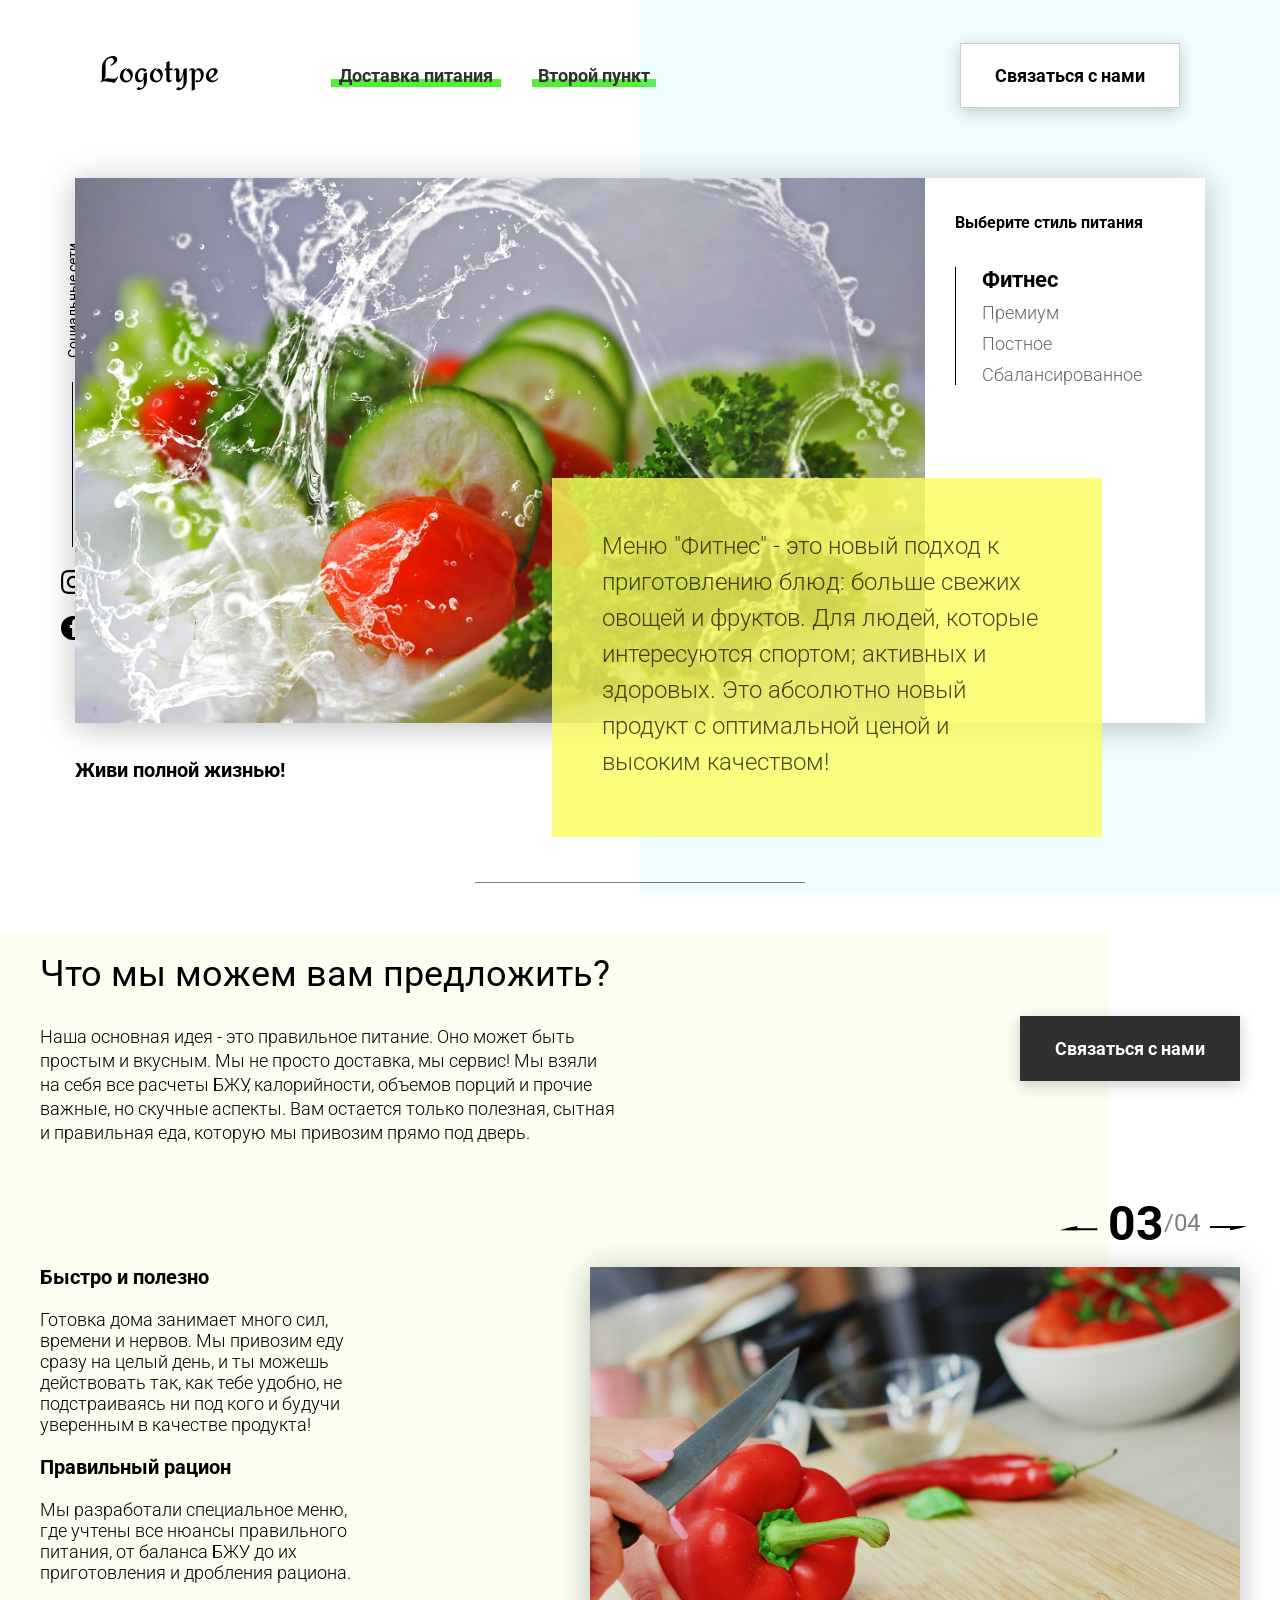
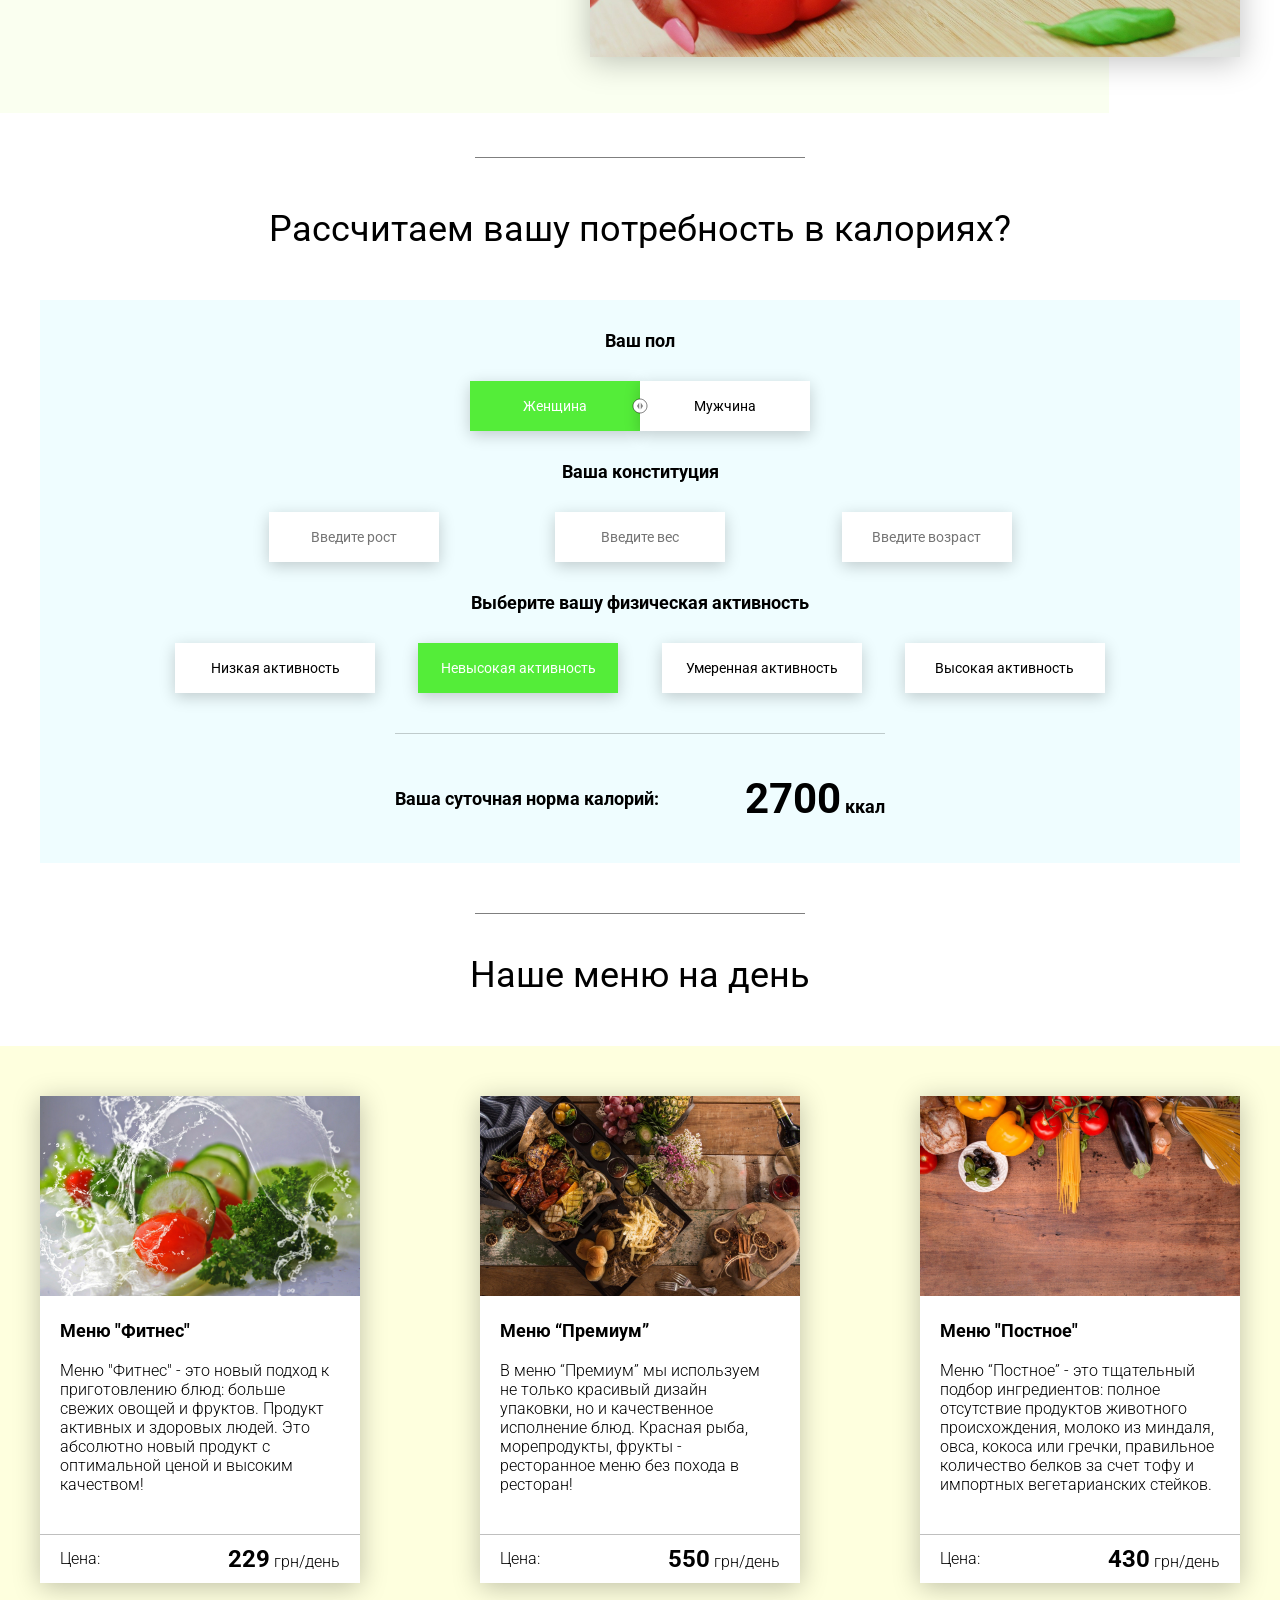
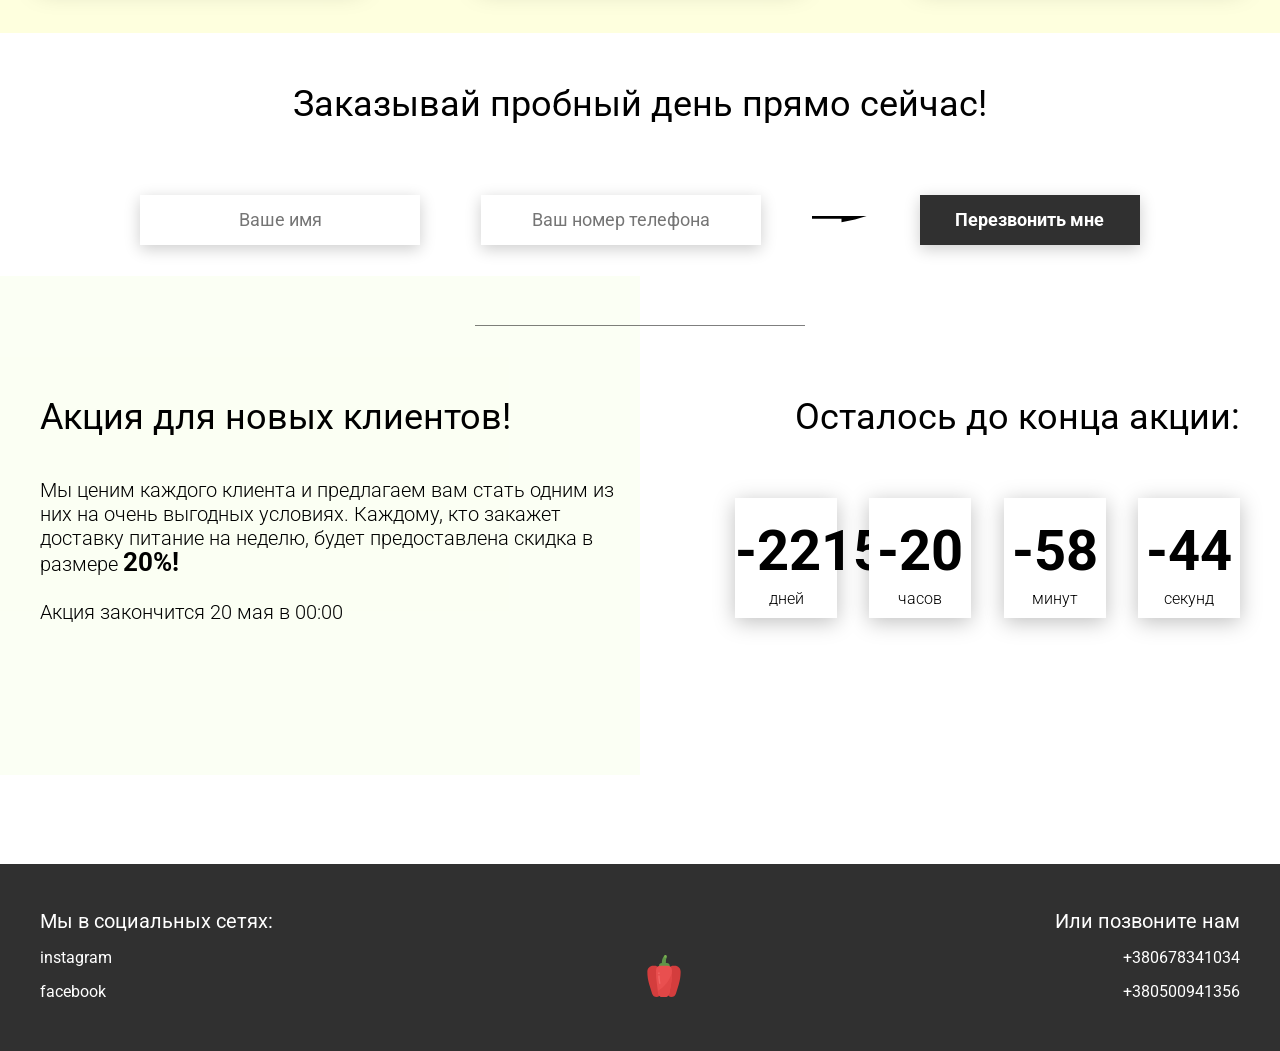
<file: index.html>
<!DOCTYPE html>
<html lang="en">
<head>
    <meta charset="UTF-8">
    <meta name="viewport" content="width=device-width, initial-scale=1.0">
    <title>Food</title>
    <link rel="stylesheet" href="css/style.css">
</head>
<body>
    <header class="header">
        <div class="header__left-block">
            <div class="header__logo">
                <img src="icons/logo.svg" alt="Логотип">
            </div>
            <nav class="header__links">
                <a href="#" class="header__link">Доставка питания</a>
                <a href="#" class="header__link">Второй пункт</a>
            </nav>
        </div>
        <div class="header__right-block">
            <button data-modal class="btn btn_white">Связаться с нами</button>
        </div>
    </header>
    <div class="sidepanel">
        <div class="sidepanel__text"><span>Социальные сети</span></div>
        <div class="sidepanel__divider"></div>
        <a href="#" class="sidepanel__icon">
            <img src="icons/instagram.svg" alt="instagram">
        </a>
        <a href="#" class="sidepanel__icon">
            <img src="icons/facebook.svg" alt="facebook">
        </a>
    </div>

    <div class="preview">
        <div class="bgc_blue"></div>
        <div class="container">
            <div class="tabcontainer">
                <div class="tabcontent">
                    <img src="img/tabs/vegy.jpg" alt="vegy">
                    <div class="tabcontent__descr">
                        Меню "Фитнес" - это новый подход к приготовлению блюд: больше свежих овощей и фруктов. Для людей, которые интересуются спортом; активных и здоровых. Это абсолютно новый продукт с оптимальной ценой и высоким качеством!
                    </div>
                </div>
                 <div class="tabcontent">
                    <img src="img/tabs/elite.jpg" alt="elite">
                    <div class="tabcontent__descr">
                        Меню “Премиум” - мы используем не только красивый дизайн упаковки, но и качественное исполнение блюд. Красная рыба, морепродукты, фрукты - ресторанное меню без похода в ресторан!                                     
                    </div>
                </div>
                 <div class="tabcontent">
                    <img src="img/tabs/post.jpg" alt="post">
                    <div class="tabcontent__descr">
                        Наше специальное “Постное меню” - это тщательный подбор ингредиентов: полное отсутствие продуктов животного происхождения. Полная гармония с собой и природой в каждом элементе! Все будет Ом!                                     
                    </div>
                </div>
                <div class="tabcontent">
                    <img src="img/tabs/vegy.jpg" alt="vegy">
                    <div class="tabcontent__descr">
                        Меню "Сбалансированное" - это соответствие вашего рациона всем научным рекомендациям. Мы тщательно просчитываем вашу потребность в к/б/ж/у и создаем лучшие блюда для вас.
                    </div>
                </div>
                <div class="tabheader">
                    <h3>Выберите стиль питания</h3>
                    <div class="tabheader__items">
                        <div class="tabheader__item tabheader__item_active">Фитнес</div>
                        <div class="tabheader__item">Премиум</div>
                        <div class="tabheader__item">Постное</div>
                        <div class="tabheader__item">Сбалансированное</div>
                    </div>
                </div>
            </div>
            <div class="preview__life">Живи полной жизнью!</div>
        </div>
    </div>

    <div class="divider"></div>

    <div class="offer">
        <div class="bgc_y"></div>
        <div class="container">
            <div class="offer__text">
                <h2 class="title">Что мы можем вам предложить?</h2>
                <div class="offer__descr">
                    Наша основная идея - это правильное питание. Оно может быть простым и вкусным. Мы не просто доставка, мы сервис! Мы взяли на себя все расчеты БЖУ, калорийности, объемов порций и прочие важные, но скучные аспекты. Вам остается только полезная, сытная и правильная еда, которую мы привозим прямо под дверь.
                </div>
            </div>
            <div class="offer__action">
                <button data-modal class="btn btn_dark">Связаться с нами</button>
            </div>
        </div>
        <div class="container">
            <div class="offer__advantages">
                <h2>Быстро и полезно</h2>
                <div class="offer__advantages-text">
                    Готовка дома занимает много сил, времени и нервов. Мы привозим еду сразу на целый день, и ты можешь действовать так, как тебе удобно, не подстраиваясь ни под кого и будучи уверенным в качестве продукта!
                </div>
                <h2>Правильный рацион</h2>
                <div class="offer__advantages-text">
                    Мы разработали специальное меню, где учтены все нюансы правильного питания, от баланса БЖУ до их приготовления и дробления рациона.
                </div>
            </div>
            <div class="offer__slider">
                <div class="offer__slider-counter">
                    <div class="offer__slider-prev">
                        <img src="icons/left.svg" alt="prev">
                    </div>
                    <span id="current">03</span>
                    /
                    <span id="total">04</span>
                    <div class="offer__slider-next">
                        <img src="icons/right.svg" alt="next">
                    </div>
                </div>
                <div class="offer__slider-wrapper">
                    <div class="offer__slide">
                        <img src="img/slider/pepper.jpg" alt="pepper">
                    </div>
                    <!-- <div class="offer__slide">
                        <img src="img/slider/food-12.jpg" alt="food">
                    </div>
                    <div class="offer__slide">
                        <img src="img/slider/olive-oil.jpg" alt="oil">
                    </div>
                    <div class="offer__slide">
                        <img src="img/slider/paprika.jpg" alt="paprika">
                    </div> -->
                </div>
            </div>
        </div>
    </div>

    <div class="divider"></div>

    <div class="calculating">
        <div class="container">
            <h2 class="title">Рассчитаем вашу потребность в калориях?
            </h2>
            <div class="calculating__field">
                <div class="calculating__subtitle">
                    Ваш пол
                </div>
                <div class="calculating__choose" id="gender">
                    <div class="calculating__choose-item calculating__choose-item_active">Женщина</div>
                    <div class="calculating__choose-item">Мужчина</div>
                </div>

                <div class="calculating__subtitle">
                    Ваша конституция
                </div>
                <div class="calculating__choose calculating__choose_medium">
                    <input type="text" id="height" placeholder="Введите рост" class="calculating__choose-item">
                    <input type="text" id="weight" placeholder="Введите вес"  class="calculating__choose-item">
                    <input type="text" id="age" placeholder="Введите возраст" class="calculating__choose-item">
                </div>

                <div class="calculating__subtitle">
                    Выберите вашу физическая активность
                </div>
                <div class="calculating__choose calculating__choose_big">
                    <div id="low" class="calculating__choose-item">Низкая активность </div>
                    <div id="small"  class="calculating__choose-item calculating__choose-item_active">Невысокая активность</div>
                    <div id="medium" class="calculating__choose-item">Умеренная активность</div>
                    <div id="high" class="calculating__choose-item">Высокая активность</div>
                </div>

                <div class="calculating__divider"></div>

                <div class="calculating__total">
                    <div class="calculating__subtitle">
                        Ваша суточная норма калорий:
                    </div>
                    <div class="calculating__result">
                        <span>2700</span> ккал
                    </div>
                </div>
            </div>
        </div>
    </div>

    <div class="divider"></div>

    <div class="menu">
        <h2 class="title">Наше меню на день</h2>

        <div class="menu__field">
            <div class="container">
                <div class="menu__item">
                    <img src="img/tabs/vegy.jpg" alt="vegy">
                    <h3 class="menu__item-subtitle">Меню "Фитнес"</h3>
                    <div class="menu__item-descr">Меню "Фитнес" - это новый подход к приготовлению блюд: больше свежих овощей и фруктов. Продукт активных и здоровых людей. Это абсолютно новый продукт с оптимальной ценой и высоким качеством!</div>
                    <div class="menu__item-divider"></div>
                    <div class="menu__item-price">
                        <div class="menu__item-cost">Цена:</div>
                        <div class="menu__item-total"><span>229</span> грн/день</div>
                    </div>
                </div>
                <div class="menu__item">
                    <img src="img/tabs/elite.jpg" alt="elite">
                    <h3 class="menu__item-subtitle">Меню “Премиум”</h3>
                    <div class="menu__item-descr">В меню “Премиум” мы используем не только красивый дизайн упаковки, но и качественное исполнение блюд. Красная рыба, морепродукты, фрукты - ресторанное меню без похода в ресторан!</div>
                    <div class="menu__item-divider"></div>
                    <div class="menu__item-price">
                        <div class="menu__item-cost">Цена:</div>
                        <div class="menu__item-total"><span>550</span> грн/день</div>
                    </div>
                </div>
                <div class="menu__item">
                    <img src="img/tabs/post.jpg" alt="post">
                    <h3 class="menu__item-subtitle">Меню "Постное"</h3>
                    <div class="menu__item-descr">Меню “Постное” - это тщательный подбор ингредиентов: полное отсутствие продуктов животного происхождения, молоко из миндаля, овса, кокоса или гречки, правильное количество белков за счет тофу и импортных вегетарианских стейков. </div>
                    <div class="menu__item-divider"></div>
                    <div class="menu__item-price">
                        <div class="menu__item-cost">Цена:</div>
                        <div class="menu__item-total"><span>430</span> грн/день</div>
                    </div>
                </div>
            </div>
        </div>
    </div>

    <div class="order">
        <div class="container">
            <div class="title">Заказывай пробный день прямо сейчас!</div>
            <form action="#" class="order__form">
                <input required placeholder="Ваше имя" name="name" type="text" class="order__input">
                <input required placeholder="Ваш номер телефона" name="phone" type="phone" class="order__input">
                <img src="icons/right.svg" alt="right">
                <button class="btn btn_dark btn_min">Перезвонить мне</button>
            </form>
        </div>
    </div>

    <div class="divider"></div>

    <div class="promotion">
        <div class="bgc_y"></div>
        <div class="container">
            <div class="promotion__text">
                <div class="title">Акция для новых клиентов!</div>
                <div class="promotion__descr">
                    Мы ценим каждого клиента и предлагаем вам стать одним из них на очень выгодных условиях. 
                    Каждому, кто закажет доставку питание на неделю, будет предоставлена скидка в размере <span>20%!</span>
                    <br><br>
                    Акция закончится 20 мая в 00:00
                </div>
            </div>
            <div class="promotion__timer">
                <div class="title">Осталось до конца акции:</div>
                <div class="timer">
                    <div class="timer__block">
                        <span id="days">12</span>
                        дней
                    </div>
                    <div class="timer__block">
                        <span id="hours">20</span>
                        часов
                    </div>
                    <div class="timer__block">
                        <span id="minutes">56</span>
                        минут
                    </div>
                    <div class="timer__block">
                        <span id="seconds">20</span>
                        секунд
                    </div>
                </div>
            </div>
        </div>
    </div>

    <footer class="footer">
        <div class="container">
            <div class="social">
                <div class="subtitle">Мы в социальных сетях:</div>
                <a href="#" class="link">instagram</a>
                <a href="#" class="link">facebook</a>
            </div>
            <div class="pepper">
                <img src="icons/veg.svg" alt="pepper">
            </div>
            <div class="call">
                <div class="subtitle">Или позвоните нам</div>
                <a href="#" class="link">+380678341034</a>
                <a href="#" class="link">+380500941356</a>
            </div>
        </div>
    </footer>

    <div class="modal">
        <div class="modal__dialog">
            <div class="modal__content">
                <form action="#">
                    <div data-close class="modal__close">&times;</div>
                    <div class="modal__title">Мы свяжемся с вами как можно быстрее!</div>
                    <input required placeholder="Ваше имя" name="name" type="text" class="modal__input">
                    <input required placeholder="Ваш номер телефона" name="phone" type="phone" class="modal__input">
                    <button class="btn btn_dark btn_min">Перезвонить мне</button>
                </form>
            </div>
        </div>
    </div>
    <script src="js/script.js"></script>
</body>
</html>
</file>
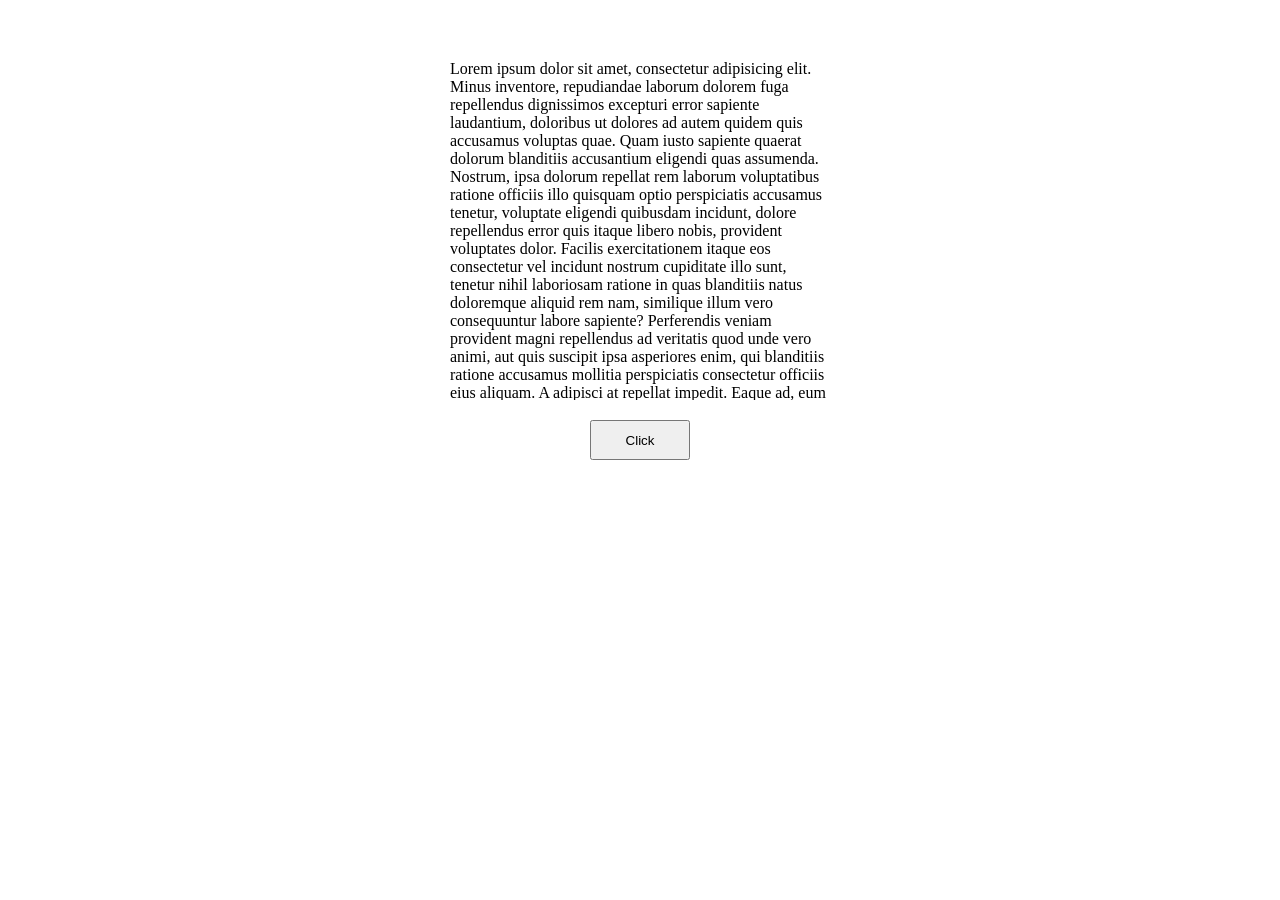
<file: preview/index.html>
<!DOCTYPE html>
<html lang="ru">
  <head>
    <meta charset="utf-8">
    <meta http-equiv="X-UA-Compatible" content="IE=edge">
   	<title>JavaScript</title>
   	<link rel="stylesheet" href="style.css">
  </head>
  <body>
    
    <div class="box">Lorem ipsum dolor sit amet, consectetur adipisicing elit. Minus inventore, repudiandae laborum dolorem fuga repellendus dignissimos excepturi error sapiente laudantium, doloribus ut dolores ad autem quidem quis accusamus voluptas quae. Quam iusto sapiente quaerat dolorum blanditiis accusantium eligendi quas assumenda. Nostrum, ipsa dolorum repellat rem laborum voluptatibus ratione officiis illo quisquam optio perspiciatis accusamus tenetur, voluptate eligendi quibusdam incidunt, dolore repellendus error quis itaque libero nobis, provident voluptates dolor. Facilis exercitationem itaque eos consectetur vel incidunt nostrum cupiditate illo sunt, tenetur nihil laboriosam ratione in quas blanditiis natus doloremque aliquid rem nam, similique illum vero consequuntur labore sapiente? Perferendis veniam provident magni repellendus ad veritatis quod unde vero animi, aut quis suscipit ipsa asperiores enim, qui blanditiis ratione accusamus mollitia perspiciatis consectetur officiis eius aliquam. A adipisci at repellat impedit. Eaque ad, eum laudantium deserunt. Quis error voluptatem tempora quam ducimus aut, architecto odio voluptatum reiciendis. Atque error, deleniti similique non nam ratione. Perferendis, officiis mollitia laboriosam quam, nisi vel obcaecati vero dicta ducimus dolorum quas, excepturi consequatur fugiat sit minima repellendus quia aliquid numquam id autem unde dolorem quaerat odit. Harum eaque dolor dicta, accusantium deserunt eius deleniti nisi quas assumenda consectetur, odit modi exercitationem, officia doloribus quidem perferendis repellendus quos commodi eveniet cum beatae ea molestiae reprehenderit. Facilis, iste corporis earum. Nemo aliquam architecto error facilis amet, nihil sed excepturi necessitatibus rem delectus, omnis ipsa ut temporibus expedita quas natus ipsum fuga eum harum nisi facere cupiditate reiciendis! Id magnam blanditiis eligendi, nulla accusamus magni. Placeat quidem repellat explicabo minus esse numquam velit, accusantium a, cumque aperiam iure alias natus aliquam minima quas possimus assumenda quod, doloremque saepe perspiciatis nulla vero quibusdam voluptates. Nihil, aliquam maiores earum non similique quos? Quos cumque est illum assumenda perspiciatis, obcaecati atque doloribus cum soluta sit qui, deserunt reprehenderit quibusdam ratione odio similique a, quod cupiditate! Accusamus hic minus numquam, repellendus, ullam beatae itaque ad laudantium doloremque dolore error praesentium provident consequuntur consectetur culpa necessitatibus facere. Adipisci dignissimos fugiat consequuntur temporibus magni eius deleniti. Reiciendis, distinctio nesciunt modi repellendus aperiam quia dolore porro, pariatur eos. Ducimus iusto officiis cupiditate, error modi eius, dolores maxime a eaque tenetur? Quae nulla reprehenderit voluptatibus fugit cum distinctio hic libero maiores fugiat, atque amet qui cupiditate pariatur quaerat illo similique sunt doloribus modi reiciendis blanditiis in voluptatem esse. Hic voluptates atque beatae nihil ad perspiciatis repudiandae, consequuntur non nesciunt maiores alias eos odit, officiis inventore eaque aperiam voluptatibus. Fugiat eum esse nam saepe soluta ab accusamus nemo fuga aut, distinctio officia atque. Voluptatibus perspiciatis magni harum incidunt aliquid temporibus quas labore exercitationem. Alias mollitia magnam sequi, totam corrupti temporibus facere praesentium iste velit aliquam minus enim cupiditate rem. Iste molestiae maxime illum non accusantium voluptas blanditiis, quod consectetur, quidem est culpa voluptates obcaecati, ipsum ab natus vitae! Consectetur animi quae tenetur odio repellendus natus tempora ipsa culpa, inventore accusamus ea corporis doloribus id harum voluptatem, praesentium temporibus, explicabo totam mollitia molestiae est iusto vel repellat molestias. Repellat placeat voluptas quaerat eaque, illum dicta rerum numquam sunt!</div>
    <button>Click</button>
	<script src="script.js"></script>
  </body>
</html>
</file>
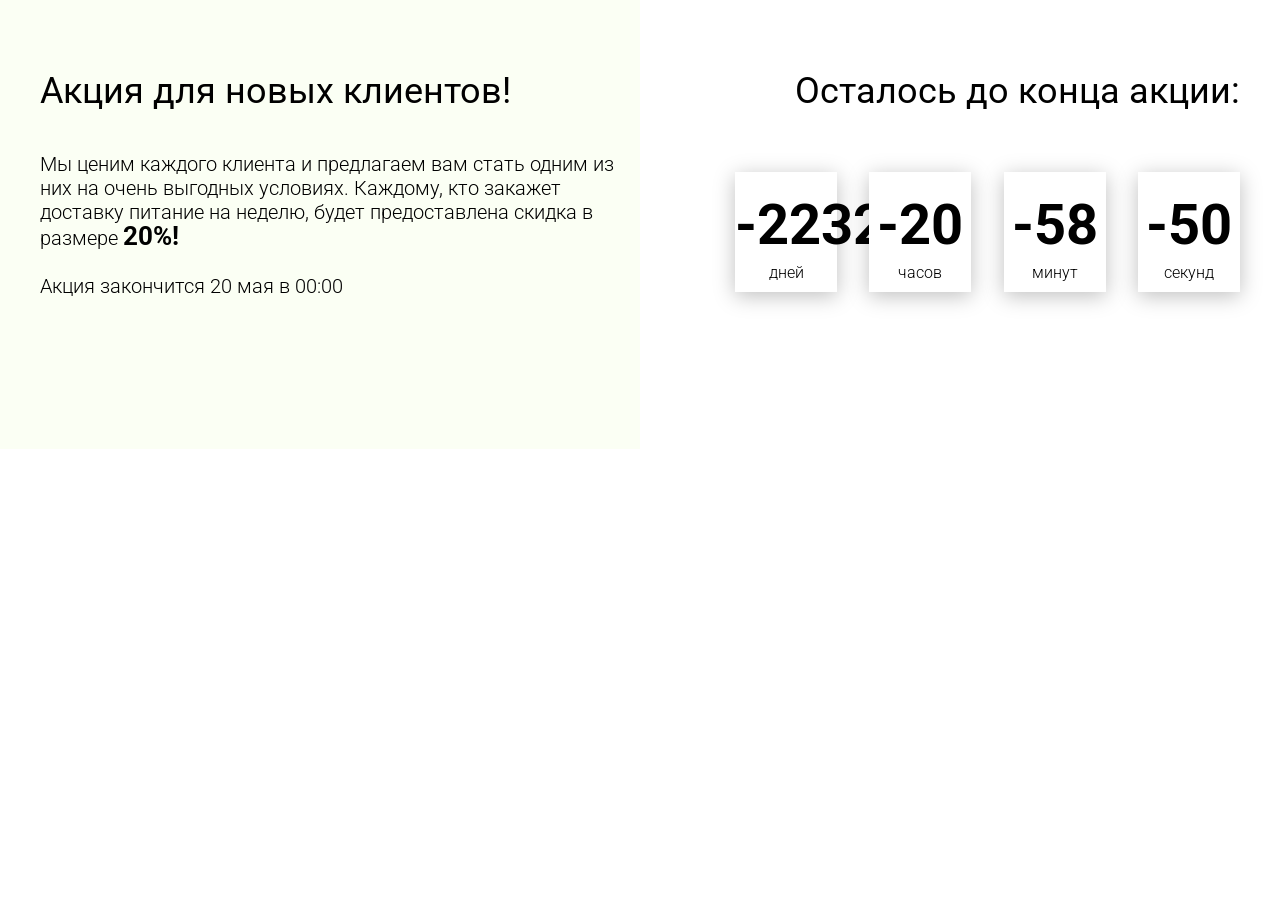
<file: main.html>
<!doctype html>
<html lang="en">
<head>
    <meta charset="UTF-8">
    <meta name="viewport"
          content="width=device-width, user-scalable=no, initial-scale=1.0, maximum-scale=1.0, minimum-scale=1.0">
    <meta http-equiv="X-UA-Compatible" content="ie=edge">
    <title>Document</title>
    <link rel="stylesheet" href="css/style.css">
</head>
<body>
<div class="promotion">
    <div class="bgc_y"></div>
    <div class="container">
        <div class="promotion__text">
            <div class="title">Акция для новых клиентов!</div>
            <div class="promotion__descr">
                Мы ценим каждого клиента и предлагаем вам стать одним из них на очень выгодных условиях.
                Каждому, кто закажет доставку питание на неделю, будет предоставлена скидка в размере <span>20%!</span>
                <br><br>
                Акция закончится 20 мая в 00:00
            </div>
        </div>
        <div class="promotion__timer">
            <div class="title">Осталось до конца акции:</div>
            <div class="timer">
                <div class="timer__block">
                    <span id="days">12</span>
                    дней
                </div>
                <div class="timer__block">
                    <span id="hours">20</span>
                    часов
                </div>
                <div class="timer__block">
                    <span id="minutes">56</span>
                    минут
                </div>
                <div class="timer__block">
                    <span id="seconds">20</span>
                    секунд
                </div>
            </div>
        </div>
    </div>
</div>
<script src="js/main.js"></script>
</body>
</html>
</file>
<file: css/style.css>
@import url(https://fonts.googleapis.com/css?family=Roboto:300,400,700&display=swap&subset=cyrillic-ext);*{box-sizing:border-box;margin:0;padding:0;font-family:Roboto,sans-serif}a{text-decoration:none}.btn{width:220px;height:65px;display:flex;justify-content:center;align-items:center;background-color:#fff;font-size:18px;font-weight:700;border:1px solid rgba(0,0,0,.2);box-shadow:0 4px 15px rgba(0,0,0,.2);cursor:pointer;transition:.3s all;outline:0}.btn_white{background-color:#fff}.btn_dark{background-color:#303030;color:#fff;border:none}.btn_min{height:50px}.btn:hover{box-shadow:0 4px 30px rgba(0,0,0,.3)}.container{max-width:1200px;margin:0 auto}.divider{width:330px;height:1px;margin:0 auto;background-color:rgba(0,0,0,.5)}.title{font-size:36px;font-weight:400}.header{display:flex;justify-content:space-between;align-items:center;height:150px;padding:0 100px}.header__left-block{display:flex;justify-content:space-between;min-width:550px}.header__logo{max-width:170px}.header__logo img{width:100%}.header__links{display:flex;align-items:center}.header__link{position:relative;margin-right:45px;font-weight:700;font-size:18px;color:#303030}.header__link:after{content:'';position:absolute;display:block;width:110%;left:-5%;bottom:-1px;z-index:-1;height:8px;background:#54ed39}.header__link:last-child{margin-right:0}.sidepanel{position:fixed;left:60px;top:240px;height:400px;width:25px;display:flex;flex-direction:column;justify-content:space-between;align-items:center}.sidepanel__text{width:120px;height:120px;font-size:14px}.sidepanel__text span{display:flex;transform:rotate(-90deg) translateX(-50px)}.sidepanel__divider{width:1px;height:165px;background-color:#000}.sidepanel__icon{width:24px;height:24px}.sidepanel__icon img{width:100%}.preview{padding:28px 0 100px 0;position:relative}.preview__life{font-weight:700;font-size:20px;margin-left:35px;margin-top:35px}.bgc_blue{position:absolute;right:0;top:-155px;width:50vw;height:900px;background:rgba(146,242,255,.15);z-index:-1}.tabcontainer{display:flex;width:1130px;margin:0 auto;box-shadow:0 4px 30px rgba(0,0,0,.25)}.tabcontent{width:850px;position:relative}.tabcontent img{width:100%;height:100%;object-fit:cover}.tabcontent__descr{position:absolute;top:300px;right:-177px;width:550px;height:359px;background:rgba(251,254,93,.8);padding:50px;font-size:24px;font-weight:300;line-height:36px;color:rgba(0,0,0,.7)}.tabheader{width:280px;padding:35px 30px;background-color:#fff}.tabheader h3{font-weight:700;font-size:16px}.tabheader__items{margin-top:35px;padding-left:26px;border-left:1px solid #000}.tabheader__item{font-weight:700;font-size:18px;font-weight:300;margin-top:10px;color:rgba(0,0,0,.6);cursor:pointer;transition:.3s all}.tabheader__item_active{color:#000;font-size:22px;font-weight:700}.offer{padding:70px 0 100px 0;position:relative}.offer .container{display:flex;justify-content:space-between}.offer .bgc_y{position:absolute;width:1109px;height:780px;background:rgba(243,255,222,.45);z-index:-1;top:50px}.offer__text{width:580px}.offer__descr{font-size:18px;margin-top:30px;font-weight:300;line-height:24px}.offer__action{display:flex;align-items:center;justify-content:flex-end}.offer__advantages{width:330px;margin-top:50px}.offer__advantages h2{font-weight:700;font-size:20px;margin-top:20px}.offer__advantages h2:first-child{margin-top:70px}.offer__advantages-text{margin-top:20px;font-size:18px;font-weight:300;line-height:21px}.offer__slider{width:650px;margin-top:50px;display:flex;flex-direction:column;align-items:flex-end}.offer__slider-counter{display:flex;width:180px;align-items:center;font-size:24px;color:rgba(0,0,0,.5)}.offer__slider-wrapper{width:100%;margin-top:15px;box-shadow:0 4px 30px rgba(0,0,0,.25)}.offer__slider-prev{margin-right:10px;cursor:pointer}.offer__slider-next{margin-left:10px;cursor:pointer}.offer__slider #current{font-size:48px;font-weight:700;color:#000}.offer__slide{width:100%;height:390px}.offer__slide img{width:100%;height:100%;object-fit:cover}.calculating{padding:50px 0}.calculating .title{text-align:center}.calculating__field{width:100%;margin-top:50px;background:rgba(146,242,255,.15);padding:30px 0 40px 0}.calculating__subtitle{text-align:center;font-size:18px;font-weight:700;margin-top:30px}.calculating__subtitle:first-child{margin-top:0}.calculating #gender:after{content:'';position:absolute;top:50%;transform:translateY(-50%);display:block;width:16px;height:16px;background:url(../icons/switch.svg) center center/cover no-repeat}.calculating__choose{position:relative;display:flex;margin-top:30px;justify-content:center}.calculating__choose-item{display:flex;align-items:center;justify-content:center;width:170px;height:50px;padding:0 10px;background:#fff;box-shadow:0 4px 15px rgba(0,0,0,.2);border:none;text-align:center;font-size:14px;cursor:pointer;outline:0;transition:.3s all}.calculating__choose-item_active{color:#fff;background-color:#54ed39}.calculating__choose_medium{width:743px;justify-content:space-between;margin:30px auto 0 auto}.calculating__choose_big{width:930px;justify-content:space-between;margin:30px auto 0 auto}.calculating__choose_big .calculating__choose-item{width:200px}.calculating__divider{width:490px;height:1px;margin:40px auto;background-color:rgba(0,0,0,.2)}.calculating__total{width:490px;margin:0 auto;display:flex;justify-content:space-between;align-items:center}.calculating__result{font-size:18px;font-weight:700}.calculating__result span{font-size:42px}.menu{padding:40px 0 50px 0}.menu .container{display:flex;justify-content:space-between;align-items:flex-start}.menu .title{text-align:center}.menu__field{margin-top:50px;padding:50px 0;width:100%;background:rgba(249,254,126,.25)}.menu__item{width:320px;min-height:450px;background:#fff;box-shadow:0 4px 25px rgba(0,0,0,.25);font-size:16px;font-weight:300}.menu__item img{width:100%;height:200px;object-fit:cover}.menu__item-subtitle{font-weight:700;font-size:18px;padding:0 20px;margin-top:20px}.menu__item-descr{margin-top:20px;padding:0 20px}.menu__item-divider{width:100%;height:1px;background-color:rgba(0,0,0,.25);margin-top:40px}.menu__item-price{display:flex;justify-content:space-between;align-items:center;padding:10px 20px}.menu__item-price span{font-size:24px;font-weight:700}.order{padding-bottom:80px}.order .title{text-align:center}.order__form{margin-top:70px;padding:0 100px;display:flex;justify-content:space-between;align-items:center}.order__form img{transform:scale(1.5)}.order__input{width:280px;height:50px;background:#fff;box-shadow:0 4px 15px rgba(0,0,0,.2);border:none;font-size:18px;text-align:center;padding:0 20px;outline:0}.promotion{padding:70px 0 240px 0;position:relative}.promotion .container{display:flex}.promotion .bgc_y{position:absolute;width:50%;height:499px;background:rgba(243,255,222,.35);z-index:-1;top:-50px;left:0}.promotion__text{width:50%}.promotion__descr{margin-top:40px;font-size:20px;line-height:24px;font-weight:300}.promotion__descr span{font-weight:700;font-size:26px}.promotion__timer{width:50%}.promotion__timer .title{text-align:right}.promotion__timer .timer{margin-top:60px;padding-left:95px;display:flex;justify-content:space-between;align-items:center}.promotion__timer .timer__block{width:102px;height:120px;background:#fff;box-shadow:0 4px 20px rgba(0,0,0,.25);font-size:16px;font-weight:300;text-align:center}.promotion__timer .timer__block span{display:block;margin-top:20px;margin-bottom:5px;font-size:56px;font-weight:700}.footer{min-height:180px;background-color:#303030;padding:45px 0 50px 0;color:#fff}.footer .container{height:100%;display:flex;justify-content:space-between;align-items:flex-end}.footer .subtitle{font-size:20px}.footer .link{display:block;margin-top:15px;font-size:16px;color:#fff}.footer .call{text-align:right}.modal{position:fixed;top:0;left:0;z-index:1050;display:none;width:100%;height:100%;overflow:hidden;background-color:rgba(0,0,0,.5)}.modal__dialog{max-width:500px;margin:40px auto}.modal__content{position:relative;width:100%;padding:40px;background-color:#fff;border:1px solid rgba(0,0,0,.2);border-radius:4px;max-height:80vh;overflow-y:auto}.modal__close{position:absolute;top:8px;right:14px;font-size:30px;color:#000;opacity:.5;font-weight:700;border:none;background-color:transparent;cursor:pointer}.modal__title{text-align:center;font-size:22px;text-transform:uppercase}.modal__input{display:block;margin:20px auto 20px auto;width:280px;height:50px;background:#fff;box-shadow:0 4px 15px rgba(0,0,0,.2);border:none;font-size:18px;text-align:center;padding:0 20px;outline:0}.modal .btn{display:block;width:280px;margin:0 auto}.show{display:block}.hide{display:none}.fade{animation-name: fade;animation-duration: 1.5s;}@keyframes fade{from{opacity: 0.1;}to{opacity: 1;}}
</file>
<file: preview/style.css>
.box {
box-sizing: border-box;
  width: 400px;
  height: 350px;
  overflow: scroll;
  margin: 0 auto;
  margin-top: 50px;
  padding: 10px;
}
button {
  width: 100px;
  height: 40px;
  display: block;
  margin: 0 auto;
  margin-top: 20px; 
}
</file>
